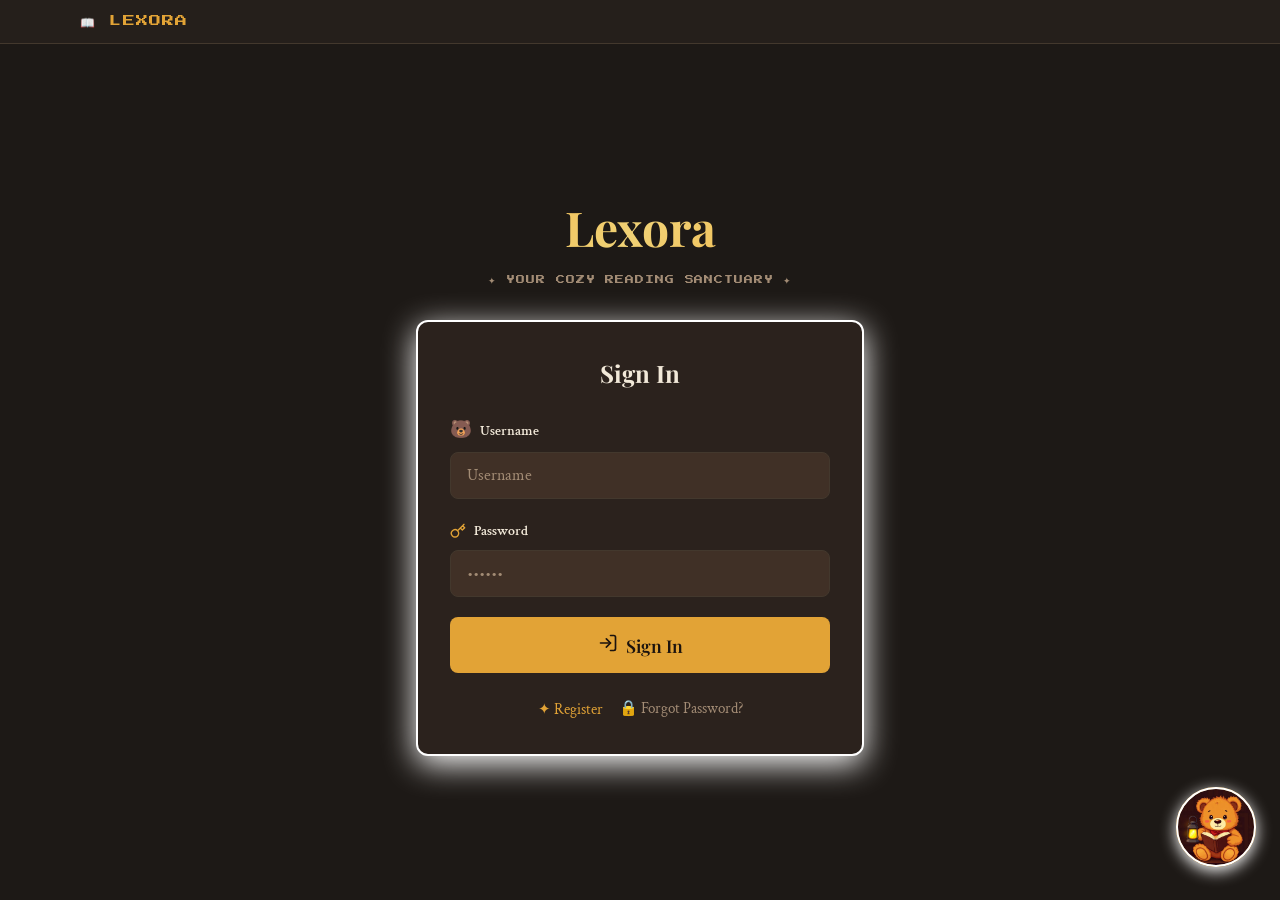
<file: template/auth.html>
<!DOCTYPE html>
<html lang="en">

<head>
    <meta charset="UTF-8">
    <meta name="viewport" content="width=device-width, initial-scale=1.0">
    <title>Sign In — Lexora</title>
    <meta name="description" content="Sign in to your Lexora account and continue your reading journey.">
    <link rel="stylesheet" href="scss/main.css">
</head>

<body>
    <div class="auth-page">
        <!-- Nav -->
        <nav class="global-header">
            <div class="header-inner" style="justify-content:space-between">
                <a href="index.html" class="logo">📖 LEXORA</a>
            </div>
        </nav>

        <div class="auth-body">
            <div class="auth-card">
                <div class="auth-title">
                    <h1 class="text-golden">Lexora</h1>
                    <p>✦ YOUR COZY READING SANCTUARY ✦</p>
                </div>

                <div class="auth-box">
                    <h2 id="authFormTitle">Sign In</h2>
                    <form id="authForm">
                        <!-- Username -->
                        <div class="field">
                            <label>
                                <span style="font-size:1.1rem">🐻</span> Username
                            </label>
                            <input type="text" id="username" placeholder="Username" required>
                        </div>
                        <!-- Password -->
                        <div class="field">
                            <label>
                                <svg xmlns="http://www.w3.org/2000/svg" width="16" height="16" fill="none"
                                    stroke="currentColor" stroke-width="2" stroke-linecap="round"
                                    stroke-linejoin="round" viewBox="0 0 24 24" style="color:var(--primary)">
                                    <path
                                        d="M21 2l-2 2m-7.61 7.61a5.5 5.5 0 1 1-7.778 7.778 5.5 5.5 0 0 1 7.777-7.777zm0 0L15.5 7.5m0 0l3 3L22 7l-3-3m-3.5 3.5L19 4" />
                                </svg>
                                Password
                            </label>
                            <input type="password" id="password" placeholder="••••••" required>
                        </div>
                        <!-- Confirm Password (sign-up only) -->
                        <div class="field" id="confirmWrap" style="display:none">
                            <label>
                                <svg xmlns="http://www.w3.org/2000/svg" width="16" height="16" fill="none"
                                    stroke="currentColor" stroke-width="2" stroke-linecap="round"
                                    stroke-linejoin="round" viewBox="0 0 24 24" style="color:var(--primary)">
                                    <path
                                        d="M21 2l-2 2m-7.61 7.61a5.5 5.5 0 1 1-7.778 7.778 5.5 5.5 0 0 1 7.777-7.777zm0 0L15.5 7.5m0 0l3 3L22 7l-3-3m-3.5 3.5L19 4" />
                                </svg>
                                Confirm Password
                            </label>
                            <input type="password" placeholder="••••••">
                        </div>

                        <button type="submit" class="btn-submit" id="authSubmit">
                            <span id="authSubmitIcon">
                                <svg xmlns="http://www.w3.org/2000/svg" width="20" height="20" fill="none"
                                    stroke="currentColor" stroke-width="2" stroke-linecap="round"
                                    stroke-linejoin="round" viewBox="0 0 24 24">
                                    <path d="M15 3h4a2 2 0 0 1 2 2v14a2 2 0 0 1-2 2h-4" />
                                    <polyline points="10 17 15 12 10 7" />
                                    <line x1="15" y1="12" x2="3" y2="12" />
                                </svg>
                            </span>
                            <span id="authSubmitLabel">Sign In</span>
                        </button>
                    </form>

                    <div class="auth-toggle">
                        <button id="authToggle">✦ Register</button>
                        <span id="forgotLink">🔒 Forgot Password?</span>
                    </div>
                </div>
            </div>
        </div>
    </div>

    <!-- Lumo Chatbot -->
    <div id="lumo-fab" class="animate-lumo-float">
        <button aria-label="Chat with Lumo">
            <img src="assets/lumo-happy.png" alt="Lumo">
            <div class="ping-ring"></div>
            <div class="chat-hint"><span>CHAT WITH ME!</span></div>
        </button>
    </div>
    <div id="lumo-chat" class="hidden">
        <div class="chat-header">
            <img src="assets/lumo-happy.png" alt="Lumo">
            <div>
                <h3>Lumo</h3>
                <p>YOUR READING COMPANION</p>
            </div>
            <button class="chat-close-btn" id="chatClose">
                <svg xmlns="http://www.w3.org/2000/svg" width="16" height="16" fill="none" stroke="currentColor"
                    stroke-width="2" viewBox="0 0 24 24">
                    <line x1="18" y1="6" x2="6" y2="18" />
                    <line x1="6" y1="6" x2="18" y2="18" />
                </svg>
            </button>
        </div>
        <div class="chat-messages" id="chatMessages">
            <div class="msg lumo-msg">
                <img src="assets/lumo-happy.png" alt="">
                <div class="bubble">Hi there! I'm Lumo 🐻 your cozy reading companion. Ask me anything!</div>
            </div>
        </div>
        <div class="chat-input-area">
            <form onsubmit="return false">
                <input id="chatInput" type="text" placeholder="Ask Lumo anything...">
                <button id="chatSend" disabled>
                    <svg xmlns="http://www.w3.org/2000/svg" width="16" height="16" fill="none" stroke="currentColor"
                        stroke-width="2" viewBox="0 0 24 24">
                        <line x1="22" y1="2" x2="11" y2="13" />
                        <polygon points="22 2 15 22 11 13 2 9 22 2" />
                    </svg>
                </button>
            </form>
        </div>
    </div>

    <script src="js/data.js"></script>
    <script src="js/app.js"></script>
</body>

</html>
</file>
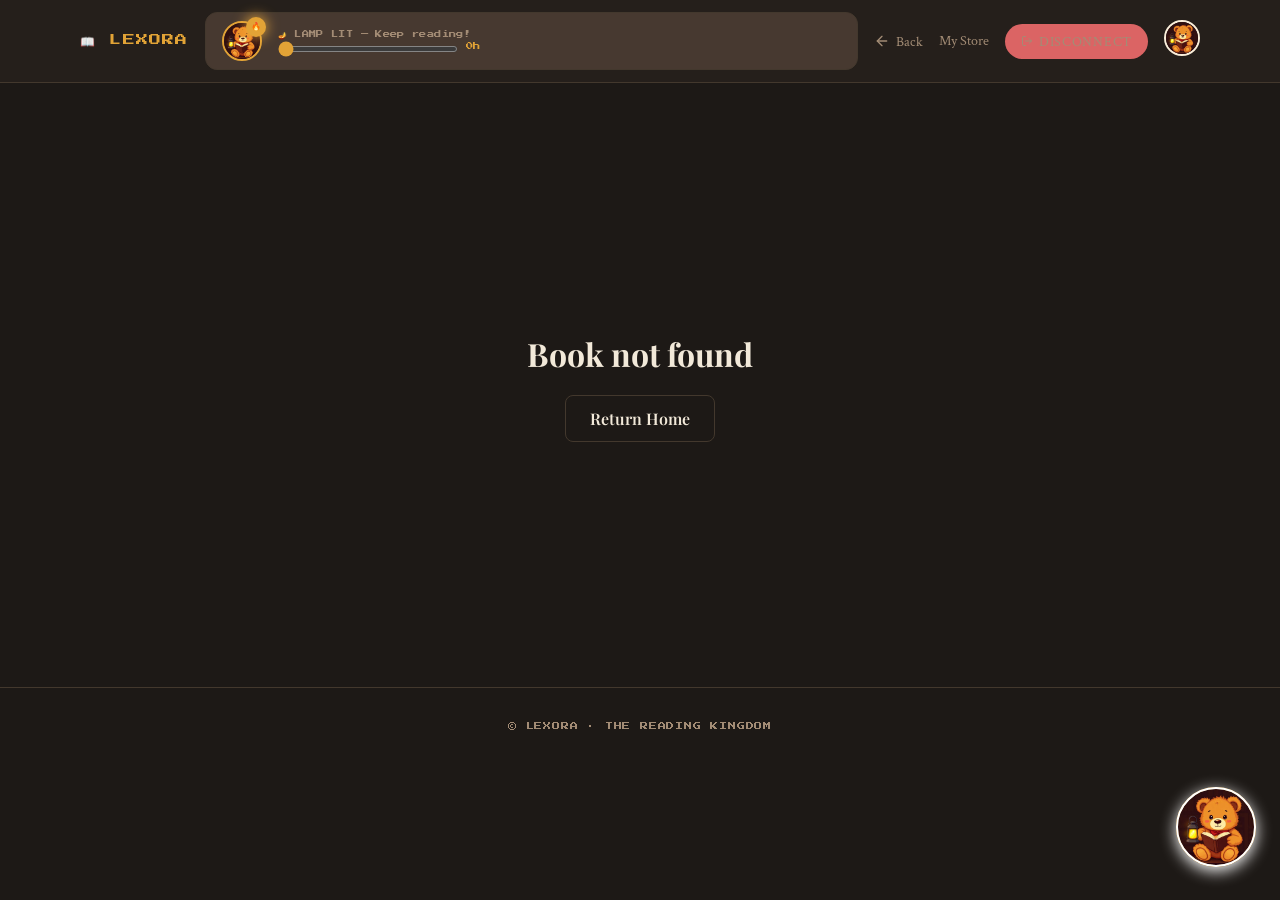
<file: template/book-detail.html>
<!DOCTYPE html>
<html lang="en">

<head>
    <meta charset="UTF-8">
    <meta name="viewport" content="width=device-width, initial-scale=1.0">
    <title>Book Detail — Lexora</title>
    <meta name="description"
        content="Read more about this book, see your progress, and join the community discussion on Lexora.">
    <link rel="stylesheet" href="scss/main.css">
</head>

<body>
    <div class="min-h-screen">

        <!-- ─── Global Header ─────────────────────────────────────────────────────── -->
        <nav class="global-header">
            <div class="header-inner">
                <a href="index.html" class="logo">📖 LEXORA</a>
                <div class="lamp-bar">
                    <div class="lamp-inner">
                        <div class="lumo-thumb">
                            <img id="lumoThumb" src="assets/lumo-happy.png" alt="Lumo">
                            <div id="lampDot" class="lamp-dot animate-lamp-glow">🔥</div>
                        </div>
                        <div class="lamp-status">
                            <div id="lampStatus">
                                <p class="status-lit"
                                    style="font-family:'Press Start 2P';font-size:.45rem;letter-spacing:.05em">🪔 LAMP
                                    LIT — Keep reading!</p>
                            </div>
                            <div class="slider-row">
                                <input id="lampSlider" type="range" min="0" max="24" step="1" value="0">
                                <span id="lampHours"
                                    style="font-family:'Press Start 2P';font-size:.45rem;color:var(--primary);flex-shrink:0">0h</span>
                            </div>
                        </div>
                    </div>
                </div>
                <div class="nav-right">
                    <button onclick="history.back()"
                        style="display:flex;align-items:center;gap:.375rem;font-size:.9rem;color:var(--muted-foreground);background:none;border:none;cursor:pointer;transition:color .2s"
                        onmouseover="this.style.color='var(--foreground)'"
                        onmouseout="this.style.color='var(--muted-foreground)'">
                        <svg xmlns="http://www.w3.org/2000/svg" width="16" height="16" fill="none" stroke="currentColor"
                            stroke-width="2" stroke-linecap="round" stroke-linejoin="round" viewBox="0 0 24 24">
                            <path d="m12 19-7-7 7-7" />
                            <path d="M19 12H5" />
                        </svg>
                        Back
                    </button>
                    <a href="store.html">My Store</a>
                    <button class="btn-disconnect" onclick="nav('index.html')">
                        <svg xmlns="http://www.w3.org/2000/svg" width="12" height="12" fill="none" stroke="currentColor"
                            stroke-width="2" stroke-linecap="round" stroke-linejoin="round" viewBox="0 0 24 24">
                            <path d="M9 21H5a2 2 0 0 1-2-2V5a2 2 0 0 1 2-2h4" />
                            <polyline points="16 17 21 12 16 7" />
                            <line x1="21" y1="12" x2="9" y2="12" />
                        </svg>
                        DISCONNECT
                    </button>
                    <div class="hover-card">
                        <button class="avatar-btn" onclick="nav('profile.html')">
                            <img id="avatarImg" src="assets/lumo-happy.png" alt="User avatar">
                        </button>
                        <div class="hover-card-content">
                            <img src="assets/lumo-happy.png" alt="Lumo">
                            <div style="text-align:center">
                                <p style="font-family:'Playfair Display',serif;font-size:1rem;font-weight:700">Eleanor
                                    Vance</p>
                                <p
                                    style="font-family:'Press Start 2P';font-size:.5rem;color:var(--primary);letter-spacing:.05em;margin-top:.25rem">
                                    LVL 12</p>
                            </div>
                            <div class="coins-badge">
                                <svg xmlns="http://www.w3.org/2000/svg" width="14" height="14" fill="none"
                                    stroke="currentColor" stroke-width="2" viewBox="0 0 24 24">
                                    <circle cx="12" cy="12" r="8" />
                                    <path d="M9.09 9a3 3 0 0 1 5.83 1c0 2-3 3-3 3" />
                                    <path d="M12 17h.01" />
                                </svg>
                                <span id="coinCount">1,350</span> COINS
                            </div>
                        </div>
                    </div>
                </div>
            </div>
        </nav>

        <!-- ─── Dynamic Book Detail Content ──────────────────────────────────────── -->
        <main class="detail-wrap" id="bookDetailMain">
            <!-- Filled by app.js initBookDetail() -->
            <div style="display:flex;align-items:center;justify-content:center;min-height:40vh">
                <p style="font-family:'Press Start 2P';font-size:.75rem;color:var(--muted-foreground)">Loading…</p>
            </div>
        </main>

        <!-- Footer -->
        <footer class="site-footer">
            <p>© LEXORA · THE READING KINGDOM</p>
        </footer>
    </div>

    <!-- Lumo Chatbot -->
    <div id="lumo-fab" class="animate-lumo-float">
        <button aria-label="Chat with Lumo">
            <img src="assets/lumo-happy.png" alt="Lumo">
            <div class="ping-ring"></div>
            <div class="chat-hint"><span>CHAT WITH ME!</span></div>
        </button>
    </div>
    <div id="lumo-chat" class="hidden">
        <div class="chat-header">
            <img src="assets/lumo-happy.png" alt="Lumo">
            <div>
                <h3>Lumo</h3>
                <p>YOUR READING COMPANION</p>
            </div>
            <button class="chat-close-btn" id="chatClose">
                <svg xmlns="http://www.w3.org/2000/svg" width="16" height="16" fill="none" stroke="currentColor"
                    stroke-width="2" viewBox="0 0 24 24">
                    <line x1="18" y1="6" x2="6" y2="18" />
                    <line x1="6" y1="6" x2="18" y2="18" />
                </svg>
            </button>
        </div>
        <div class="chat-messages" id="chatMessages">
            <div class="msg lumo-msg">
                <img src="assets/lumo-happy.png" alt="">
                <div class="bubble">Hi there! I'm Lumo 🐻 Ask me about this book or anything Lexora!</div>
            </div>
        </div>
        <div class="chat-input-area">
            <form onsubmit="return false">
                <input id="chatInput" type="text" placeholder="Ask Lumo anything...">
                <button id="chatSend" disabled>
                    <svg xmlns="http://www.w3.org/2000/svg" width="16" height="16" fill="none" stroke="currentColor"
                        stroke-width="2" viewBox="0 0 24 24">
                        <line x1="22" y1="2" x2="11" y2="13" />
                        <polygon points="22 2 15 22 11 13 2 9 22 2" />
                    </svg>
                </button>
            </form>
        </div>
    </div>

    <script src="js/data.js"></script>
    <script src="js/app.js"></script>
</body>

</html>
</file>
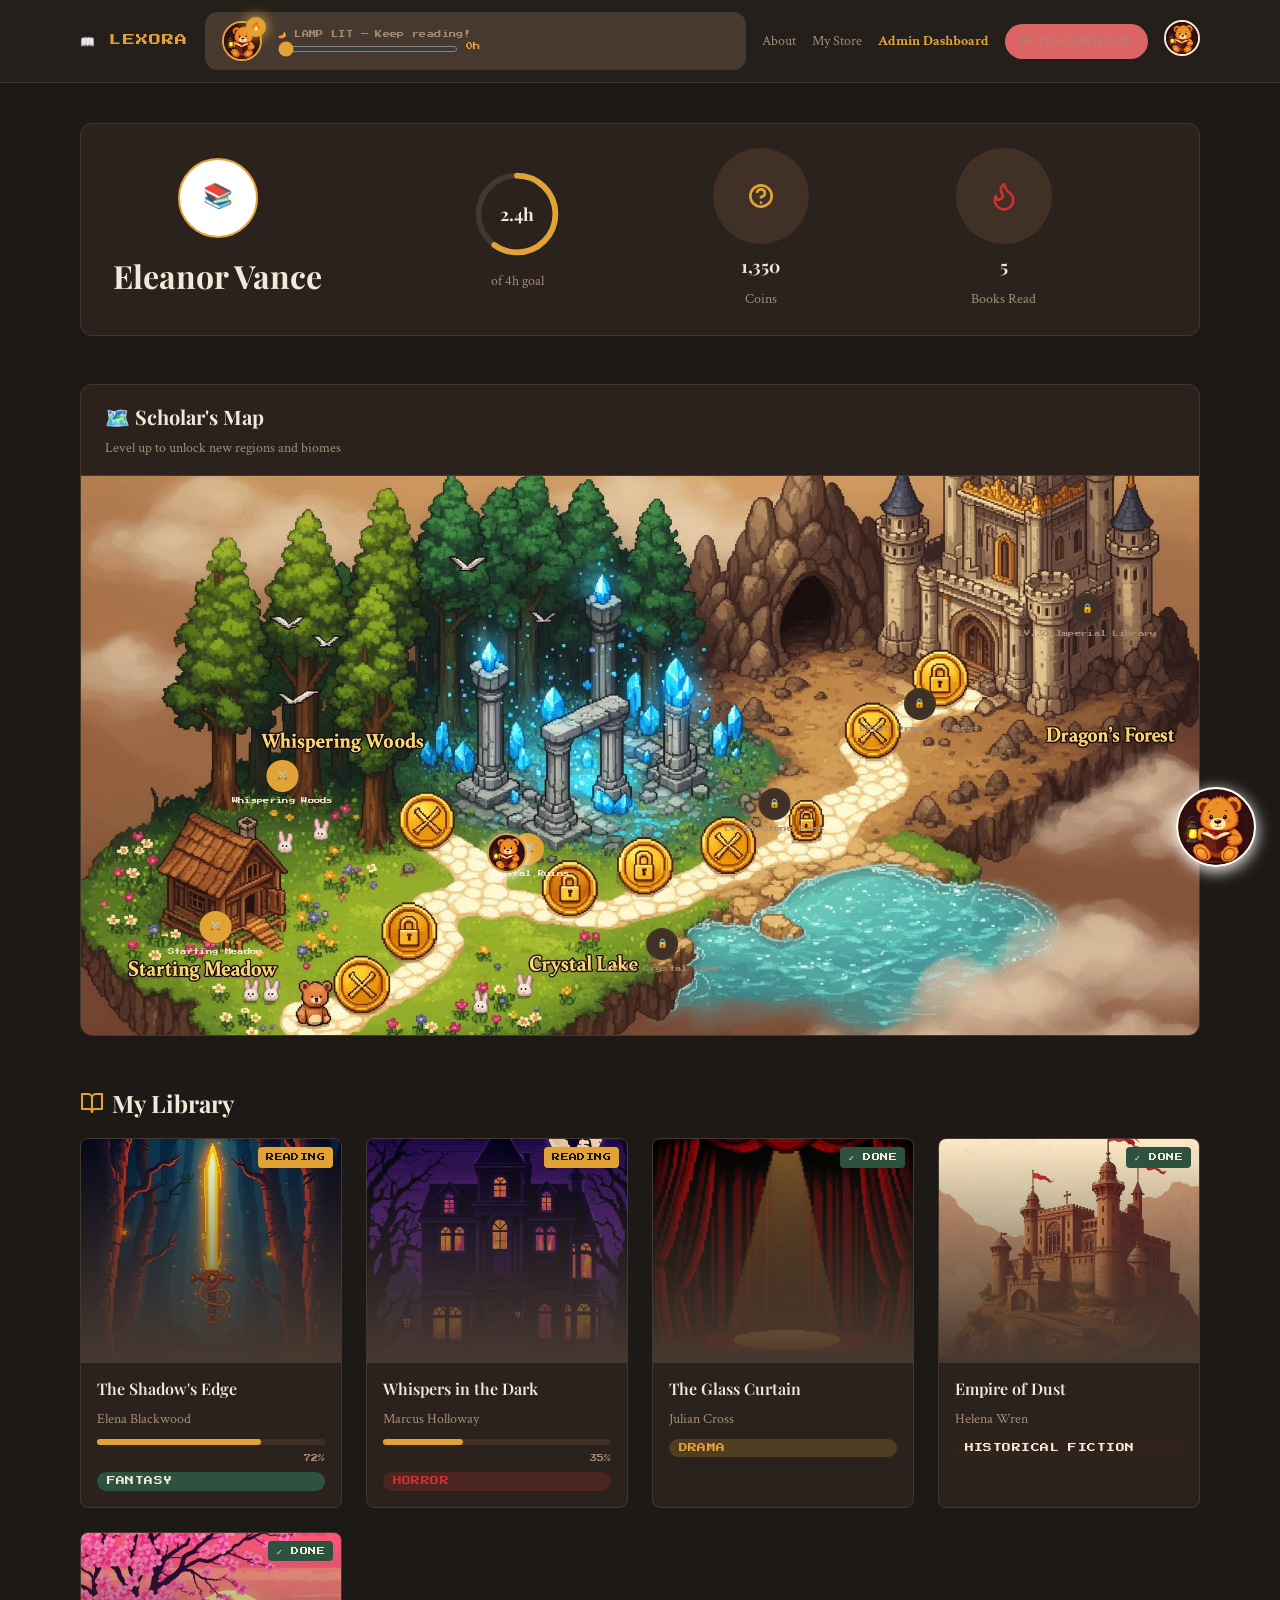
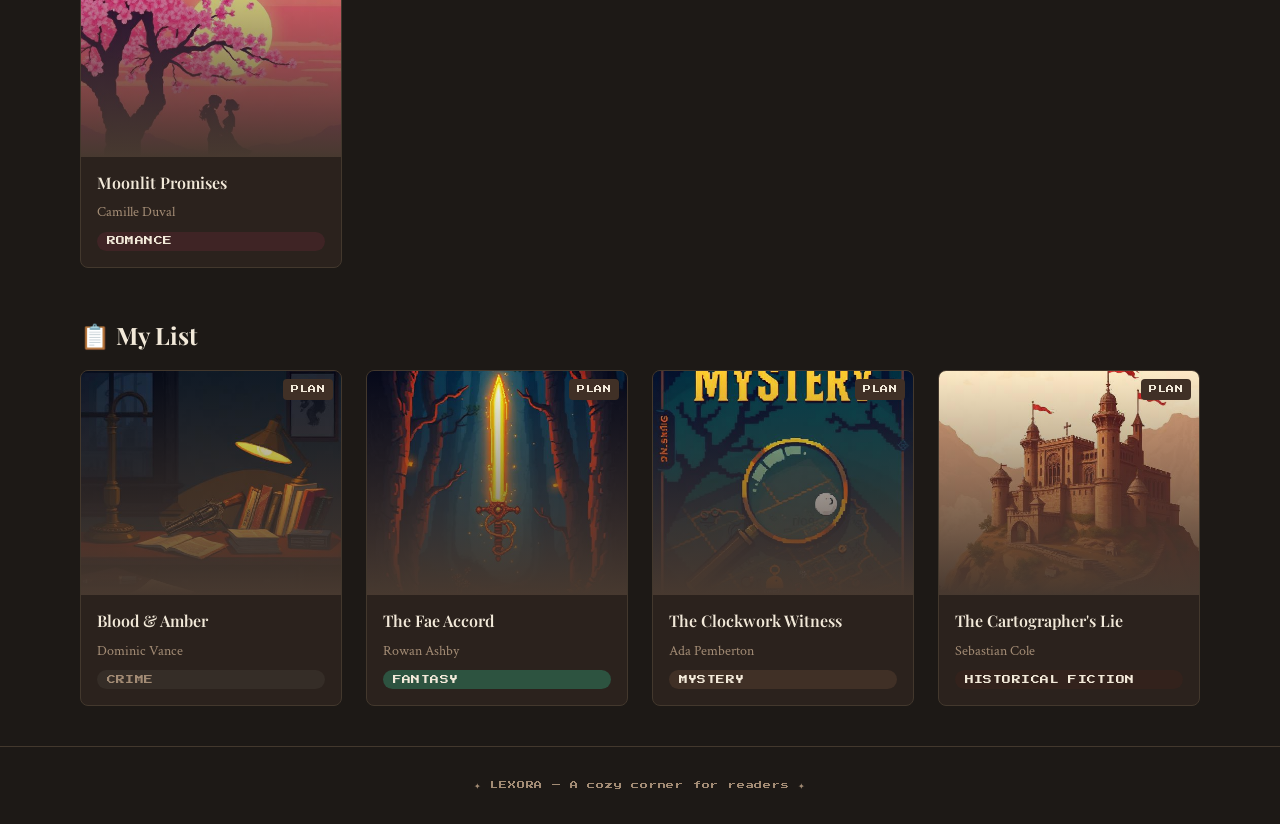
<file: template/profile.html>
<!DOCTYPE html>
<html lang="en">

<head>
    <meta charset="UTF-8">
    <meta name="viewport" content="width=device-width, initial-scale=1.0">
    <title>Profile — Lexora</title>
    <meta name="description"
        content="Your Lexora reading profile — track progress, view your library, and explore the Scholar's Map.">
    <link rel="stylesheet" href="scss/main.css">
</head>

<body>
    <div class="min-h-screen">

        <!-- ─── Global Header ─────────────────────────────────────────────────────── -->
        <nav class="global-header">
            <div class="header-inner">
                <a href="index.html" class="logo">📖 LEXORA</a>
                <div class="lamp-bar">
                    <div class="lamp-inner">
                        <div class="lumo-thumb">
                            <img id="lumoThumb" src="assets/lumo-happy.png" alt="Lumo">
                            <div id="lampDot" class="lamp-dot animate-lamp-glow">🔥</div>
                        </div>
                        <div class="lamp-status">
                            <div id="lampStatus">
                                <p class="status-lit"
                                    style="font-family:'Press Start 2P';font-size:.45rem;letter-spacing:.05em">🪔 LAMP
                                    LIT — Keep reading!</p>
                            </div>
                            <div class="slider-row">
                                <input id="lampSlider" type="range" min="0" max="24" step="1" value="0">
                                <span id="lampHours"
                                    style="font-family:'Press Start 2P';font-size:.45rem;color:var(--primary);flex-shrink:0">0h</span>
                            </div>
                        </div>
                    </div>
                </div>
                <div class="nav-right">
                    <a href="index.html#why">About</a>
                    <a href="store.html">My Store</a>
                    <a href="admin.html"
                        style="font-family:'Crimson Text',serif;font-size:0.9rem;color:var(--primary);transition:color .2s;text-decoration:none;font-weight:700">Admin
                        Dashboard</a>
                    <button class="btn-disconnect" onclick="nav('index.html')">
                        <svg xmlns="http://www.w3.org/2000/svg" width="12" height="12" fill="none" stroke="currentColor"
                            stroke-width="2" stroke-linecap="round" stroke-linejoin="round" viewBox="0 0 24 24">
                            <path d="M9 21H5a2 2 0 0 1-2-2V5a2 2 0 0 1 2-2h4" />
                            <polyline points="16 17 21 12 16 7" />
                            <line x1="21" y1="12" x2="9" y2="12" />
                        </svg>
                        DISCONNECT
                    </button>
                    <div class="hover-card">
                        <button class="avatar-btn" onclick="nav('profile.html')">
                            <img id="avatarImg" src="assets/lumo-happy.png" alt="User avatar">
                        </button>
                        <div class="hover-card-content">
                            <img src="assets/lumo-happy.png" alt="Lumo">
                            <div style="text-align:center">
                                <p style="font-family:'Playfair Display',serif;font-size:1rem;font-weight:700">Eleanor
                                    Vance</p>
                                <p
                                    style="font-family:'Press Start 2P';font-size:.5rem;color:var(--primary);letter-spacing:.05em;margin-top:.25rem">
                                    LVL 12</p>
                            </div>
                            <div class="coins-badge">
                                <svg xmlns="http://www.w3.org/2000/svg" width="14" height="14" fill="none"
                                    stroke="currentColor" stroke-width="2" viewBox="0 0 24 24">
                                    <circle cx="12" cy="12" r="8" />
                                    <path d="M9.09 9a3 3 0 0 1 5.83 1c0 2-3 3-3 3" />
                                    <path d="M12 17h.01" />
                                </svg>
                                <span id="coinCount">1,350</span> COINS
                            </div>
                        </div>
                    </div>
                </div>
            </div>
        </nav>

        <!-- ─── Profile Content ───────────────────────────────────────────────────── -->
        <div class="profile-wrap">

            <!-- Stats Card -->
            <section class="profile-stats">
                <div class="stats-inner">
                    <div class="avatar-block">
                        <div class="avatar-circle">📚</div>
                        <h1 class="font-display">Eleanor Vance</h1>
                    </div>
                    <div class="stats-row">
                        <!-- Reading hours circular -->
                        <div class="stat-item">
                            <div class="circular-progress" style="position:relative;width:6rem;height:6rem">
                                <svg id="circularSvg" width="96" height="96" viewBox="0 0 100 100"
                                    style="transform:rotate(-90deg)"></svg>
                                <div
                                    style="position:absolute;inset:0;display:flex;align-items:center;justify-content:center">
                                    <span id="circularLabel" class="font-display"
                                        style="font-size:1.1rem;font-weight:700">2.4h</span>
                                </div>
                            </div>
                            <span style="font-size:.875rem;color:var(--muted-foreground)">of 4h goal</span>
                        </div>
                        <!-- Coins -->
                        <div class="stat-item">
                            <div class="stat-circle">
                                <svg xmlns="http://www.w3.org/2000/svg" width="32" height="32" fill="none"
                                    stroke="currentColor" stroke-width="2" stroke-linecap="round"
                                    stroke-linejoin="round" viewBox="0 0 24 24" style="color:var(--primary)">
                                    <circle cx="12" cy="12" r="8" />
                                    <path d="M9.09 9a3 3 0 0 1 5.83 1c0 2-3 3-3 3" />
                                    <path d="M12 17h.01" />
                                </svg>
                            </div>
                            <span id="profileCoins" class="font-display"
                                style="font-size:1.1rem;font-weight:700">1,350</span>
                            <span style="font-size:.875rem;color:var(--muted-foreground)">Coins</span>
                        </div>
                        <!-- Books Read -->
                        <div class="stat-item">
                            <div class="stat-circle">
                                <svg xmlns="http://www.w3.org/2000/svg" width="32" height="32" fill="none"
                                    stroke="currentColor" stroke-width="2" stroke-linecap="round"
                                    stroke-linejoin="round" viewBox="0 0 24 24" style="color:var(--destructive)">
                                    <path
                                        d="M8.5 14.5A2.5 2.5 0 0 0 11 12c0-1.38-.5-2-1-3-1.072-2.143-.224-4.054 2-6 .5 2.5 2 4.9 4 6.5 2 1.6 3 3.5 3 5.5a7 7 0 1 1-14 0c0-1.153.433-2.294 1-3a2.5 2.5 0 0 0 2.5 3z" />
                                </svg>
                            </div>
                            <span id="booksReadCount" class="font-display"
                                style="font-size:1.1rem;font-weight:700">5</span>
                            <span style="font-size:.875rem;color:var(--muted-foreground)">Books Read</span>
                        </div>
                    </div>
                </div>
            </section>

            <!-- Scholar's Map -->
            <div class="scholars-map">
                <div class="map-head">
                    <h2 class="font-display">🗺️ Scholar's Map</h2>
                    <p>Level up to unlock new regions and biomes</p>
                </div>
                <div class="map-body" id="scholarsMapBody"></div>
            </div>

            <!-- My Library -->
            <section style="display:flex;flex-direction:column;gap:1rem">
                <h2 class="font-display"
                    style="font-size:1.5rem;font-weight:700;display:flex;align-items:center;gap:.5rem">
                    <svg xmlns="http://www.w3.org/2000/svg" width="24" height="24" fill="none" stroke="currentColor"
                        stroke-width="2" stroke-linecap="round" stroke-linejoin="round" viewBox="0 0 24 24"
                        style="color:var(--primary)">
                        <path d="M2 3h6a4 4 0 0 1 4 4v14a3 3 0 0 0-3-3H2z" />
                        <path d="M22 3h-6a4 4 0 0 0-4 4v14a3 3 0 0 1 3-3h7z" />
                    </svg>
                    My Library
                </h2>
                <div class="book-grid" id="libraryGrid"></div>
            </section>

            <!-- My List -->
            <section style="display:flex;flex-direction:column;gap:1rem">
                <h2 class="font-display" style="font-size:1.5rem;font-weight:700">📋 My List</h2>
                <div id="planGrid"></div>
            </section>

        </div>

        <!-- Footer -->
        <footer class="site-footer">
            <p>✦ LEXORA — A cozy corner for readers ✦</p>
        </footer>
    </div>

    <!-- Lumo Chatbot -->
    <div id="lumo-fab" class="animate-lumo-float">
        <button aria-label="Chat with Lumo">
            <img src="assets/lumo-happy.png" alt="Lumo">
            <div class="ping-ring"></div>
            <div class="chat-hint"><span>CHAT WITH ME!</span></div>
        </button>
    </div>
    <div id="lumo-chat" class="hidden">
        <div class="chat-header">
            <img src="assets/lumo-happy.png" alt="Lumo">
            <div>
                <h3>Lumo</h3>
                <p>YOUR READING COMPANION</p>
            </div>
            <button class="chat-close-btn" id="chatClose">
                <svg xmlns="http://www.w3.org/2000/svg" width="16" height="16" fill="none" stroke="currentColor"
                    stroke-width="2" viewBox="0 0 24 24">
                    <line x1="18" y1="6" x2="6" y2="18" />
                    <line x1="6" y1="6" x2="18" y2="18" />
                </svg>
            </button>
        </div>
        <div class="chat-messages" id="chatMessages">
            <div class="msg lumo-msg">
                <img src="assets/lumo-happy.png" alt="">
                <div class="bubble">Hi there! I'm Lumo 🐻 Ask me about your progress or book recommendations!</div>
            </div>
        </div>
        <div class="chat-input-area">
            <form onsubmit="return false">
                <input id="chatInput" type="text" placeholder="Ask Lumo anything...">
                <button id="chatSend" disabled>
                    <svg xmlns="http://www.w3.org/2000/svg" width="16" height="16" fill="none" stroke="currentColor"
                        stroke-width="2" viewBox="0 0 24 24">
                        <line x1="22" y1="2" x2="11" y2="13" />
                        <polygon points="22 2 15 22 11 13 2 9 22 2" />
                    </svg>
                </button>
            </form>
        </div>
    </div>

    <script src="js/data.js"></script>
    <script src="js/app.js"></script>
</body>

</html>
</file>
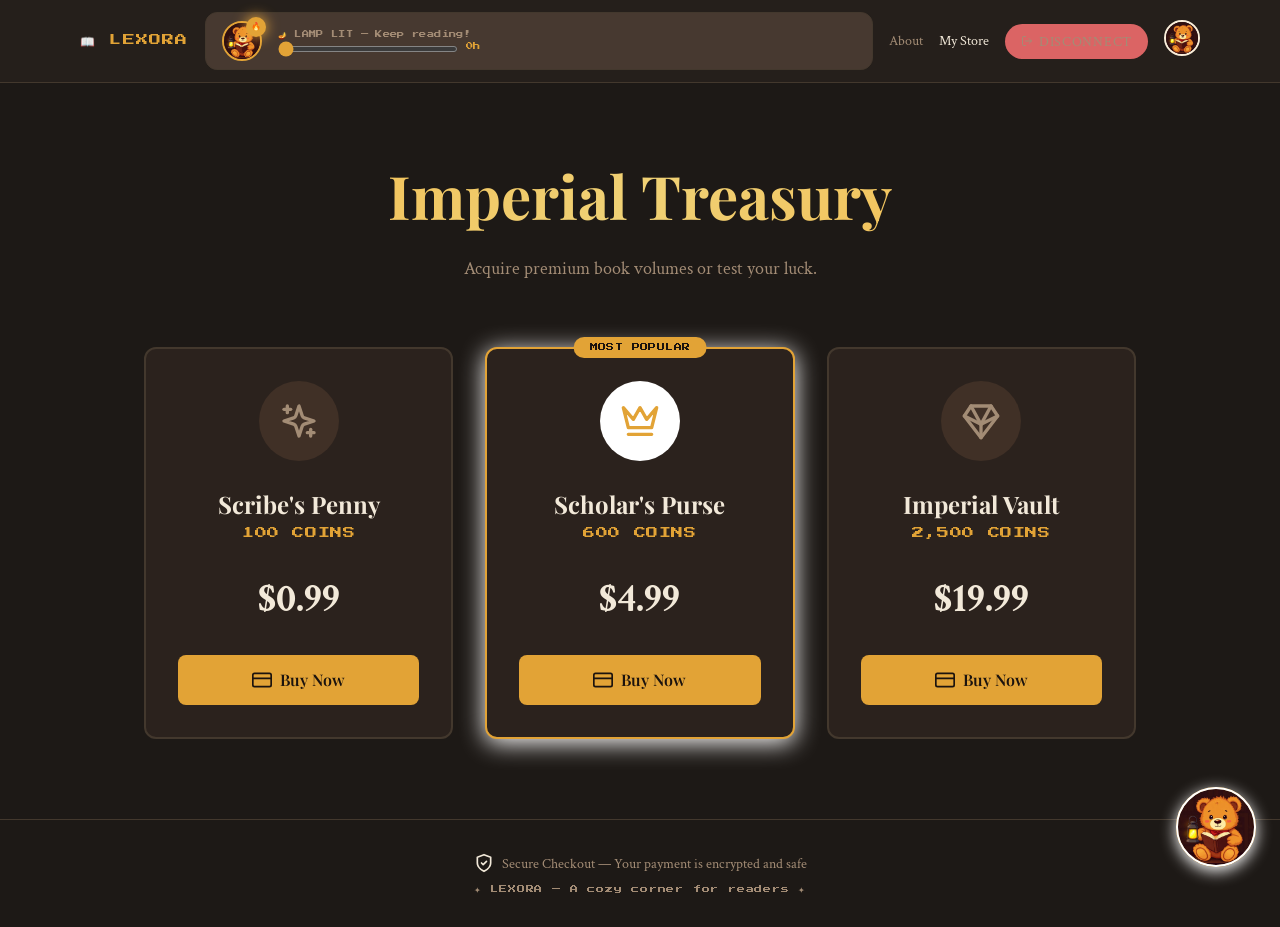
<file: template/store.html>
<!DOCTYPE html>
<html lang="en">

<head>
    <meta charset="UTF-8">
    <meta name="viewport" content="width=device-width, initial-scale=1.0">
    <title>Imperial Treasury — Lexora</title>
    <meta name="description" content="Purchase coin bundles for the Lexora Reading Kingdom and unlock premium books.">
    <link rel="stylesheet" href="scss/main.css">
</head>

<body>
    <div class="min-h-screen">

        <!-- ─── Global Header ─────────────────────────────────────────────────────── -->
        <nav class="global-header">
            <div class="header-inner">
                <a href="index.html" class="logo">📖 LEXORA</a>
                <div class="lamp-bar">
                    <div class="lamp-inner">
                        <div class="lumo-thumb">
                            <img id="lumoThumb" src="assets/lumo-happy.png" alt="Lumo">
                            <div id="lampDot" class="lamp-dot animate-lamp-glow">🔥</div>
                        </div>
                        <div class="lamp-status">
                            <div id="lampStatus">
                                <p class="status-lit"
                                    style="font-family:'Press Start 2P';font-size:.45rem;letter-spacing:.05em">🪔 LAMP
                                    LIT — Keep reading!</p>
                            </div>
                            <div class="slider-row">
                                <input id="lampSlider" type="range" min="0" max="24" step="1" value="0">
                                <span id="lampHours"
                                    style="font-family:'Press Start 2P';font-size:.45rem;color:var(--primary);flex-shrink:0">0h</span>
                            </div>
                        </div>
                    </div>
                </div>
                <div class="nav-right">
                    <a href="index.html#why">About</a>
                    <a href="store.html" style="color:var(--foreground)">My Store</a>
                    <button class="btn-disconnect" onclick="nav('index.html')">
                        <svg xmlns="http://www.w3.org/2000/svg" width="12" height="12" fill="none" stroke="currentColor"
                            stroke-width="2" stroke-linecap="round" stroke-linejoin="round" viewBox="0 0 24 24">
                            <path d="M9 21H5a2 2 0 0 1-2-2V5a2 2 0 0 1 2-2h4" />
                            <polyline points="16 17 21 12 16 7" />
                            <line x1="21" y1="12" x2="9" y2="12" />
                        </svg>
                        DISCONNECT
                    </button>
                    <div class="hover-card">
                        <button class="avatar-btn" onclick="nav('profile.html')">
                            <img id="avatarImg" src="assets/lumo-happy.png" alt="User avatar">
                        </button>
                        <div class="hover-card-content">
                            <img src="assets/lumo-happy.png" alt="Lumo">
                            <div style="text-align:center">
                                <p style="font-family:'Playfair Display',serif;font-size:1rem;font-weight:700">Eleanor
                                    Vance</p>
                                <p
                                    style="font-family:'Press Start 2P';font-size:.5rem;color:var(--primary);letter-spacing:.05em;margin-top:.25rem">
                                    LVL 12</p>
                            </div>
                            <div class="coins-badge">
                                <svg xmlns="http://www.w3.org/2000/svg" width="14" height="14" fill="none"
                                    stroke="currentColor" stroke-width="2" viewBox="0 0 24 24">
                                    <circle cx="12" cy="12" r="8" />
                                    <path d="M9.09 9a3 3 0 0 1 5.83 1c0 2-3 3-3 3" />
                                    <path d="M12 17h.01" />
                                </svg>
                                <span id="coinCount">1,350</span> COINS
                            </div>
                        </div>
                    </div>
                </div>
            </div>
        </nav>

        <!-- ─── Hero ──────────────────────────────────────────────────────────────── -->
        <div class="store-hero">
            <h1 class="text-golden font-display">Imperial Treasury</h1>
            <p>Acquire premium book volumes or test your luck.</p>
        </div>

        <!-- ─── Tier Cards ────────────────────────────────────────────────────────── -->
        <div class="tier-grid" id="tierGrid"></div>

        <!-- ─── Footer ───────────────────────────────────────────────────────────── -->
        <footer class="site-footer">
            <div class="footer-secure">
                <svg xmlns="http://www.w3.org/2000/svg" width="20" height="20" fill="none" stroke="currentColor"
                    stroke-width="2" stroke-linecap="round" stroke-linejoin="round" viewBox="0 0 24 24">
                    <path d="M12 22s8-4 8-10V5l-8-3-8 3v7c0 6 8 10 8 10z" />
                    <polyline points="9 12 11 14 15 10" />
                </svg>
                <span>Secure Checkout — Your payment is encrypted and safe</span>
            </div>
            <p>✦ LEXORA — A cozy corner for readers ✦</p>
        </footer>

    </div>

    <!-- Lumo Chatbot -->
    <div id="lumo-fab" class="animate-lumo-float">
        <button aria-label="Chat with Lumo">
            <img src="assets/lumo-happy.png" alt="Lumo">
            <div class="ping-ring"></div>
            <div class="chat-hint"><span>CHAT WITH ME!</span></div>
        </button>
    </div>
    <div id="lumo-chat" class="hidden">
        <div class="chat-header">
            <img src="assets/lumo-happy.png" alt="Lumo">
            <div>
                <h3>Lumo</h3>
                <p>YOUR READING COMPANION</p>
            </div>
            <button class="chat-close-btn" id="chatClose">
                <svg xmlns="http://www.w3.org/2000/svg" width="16" height="16" fill="none" stroke="currentColor"
                    stroke-width="2" viewBox="0 0 24 24">
                    <line x1="18" y1="6" x2="6" y2="18" />
                    <line x1="6" y1="6" x2="18" y2="18" />
                </svg>
            </button>
        </div>
        <div class="chat-messages" id="chatMessages">
            <div class="msg lumo-msg">
                <img src="assets/lumo-happy.png" alt="">
                <div class="bubble">Hi there! I'm Lumo 🐻 Ask me anything about the store or coins!</div>
            </div>
        </div>
        <div class="chat-input-area">
            <form onsubmit="return false">
                <input id="chatInput" type="text" placeholder="Ask Lumo anything...">
                <button id="chatSend" disabled>
                    <svg xmlns="http://www.w3.org/2000/svg" width="16" height="16" fill="none" stroke="currentColor"
                        stroke-width="2" viewBox="0 0 24 24">
                        <line x1="22" y1="2" x2="11" y2="13" />
                        <polygon points="22 2 15 22 11 13 2 9 22 2" />
                    </svg>
                </button>
            </form>
        </div>
    </div>

    <script src="js/data.js"></script>
    <script src="js/app.js"></script>
</body>

</html>
</file>
<file: template/scss/main.css>
@import"https://fonts.googleapis.com/css2?family=Playfair+Display:ital,wght@0,400;0,500;0,600;0,700;0,800;1,400;1,500&family=Crimson+Text:ital,wght@0,400;0,600;0,700;1,400&family=Press+Start+2P&display=swap";:root{--background: hsl(24, 15%, 10%);--foreground: hsl(38, 50%, 90%);--card: hsl(24, 20%, 14%);--card-foreground: hsl(38, 50%, 90%);--primary: hsl(38, 75%, 55%);--primary-foreground: hsl(24, 30%, 8%);--secondary: hsl(24, 25%, 20%);--secondary-foreground: hsl(38, 50%, 90%);--muted: hsl(24, 15%, 18%);--muted-foreground: hsl(30, 20%, 55%);--accent: hsl(150, 30%, 25%);--accent-foreground: hsl(38, 50%, 90%);--destructive: hsl(0, 62%, 50%);--destructive-foreground: hsl(38, 50%, 90%);--border: hsl(30, 20%, 22%);--radius: 0.5rem;--amber-glow: hsl(38, 90%, 60%);--mahogany: hsl(12, 40%, 18%);--burgundy: hsl(345, 45%, 30%);--warm-shadow: hsl(24, 40%, 6%)}*,*::before,*::after{box-sizing:border-box;margin:0;padding:0}html{scroll-behavior:smooth}body{background:var(--background);color:var(--foreground);font-family:"Crimson Text",serif;min-height:100vh;line-height:1.6}a{color:inherit;text-decoration:none}button{cursor:pointer;background:none;border:none;font-family:inherit}img,video{display:block;max-width:100%}input,textarea{font-family:inherit}.font-display,h1,h2,h3,h4,h5,h6{font-family:"Playfair Display",serif}.font-body{font-family:"Crimson Text",serif}.font-pixel{font-family:"Press Start 2P",cursive}@keyframes float-up{from{opacity:0;transform:translateY(20px)}to{opacity:1;transform:translateY(0)}}@keyframes lamp-glow{0%,100%{filter:brightness(1) drop-shadow(0 0 8px hsla(38, 90%, 60%, 0.4))}50%{filter:brightness(1.1) drop-shadow(0 0 16px hsla(38, 90%, 60%, 0.6))}}@keyframes lamp-flicker{0%,100%{opacity:1}10%{opacity:.8}20%{opacity:1}30%{opacity:.6}50%{opacity:.9}70%{opacity:.5}80%{opacity:1}90%{opacity:.7}}@keyframes breathe{0%,100%{transform:scale(1)}50%{transform:scale(1.01)}}@keyframes lumo-float{0%,100%{transform:translateY(0)}50%{transform:translateY(-8px)}}@keyframes steam{0%{transform:translateY(0) scaleX(1);opacity:.4}50%{transform:translateY(-8px) scaleX(1.2);opacity:.2}100%{transform:translateY(-16px) scaleX(0.8);opacity:0}}@keyframes ping{75%,100%{transform:scale(2);opacity:0}}@keyframes scale-in{from{transform:scale(0.95);opacity:0}to{transform:scale(1);opacity:1}}.animate-float-up{animation:float-up .6s ease-out forwards}.animate-lamp-glow{animation:lamp-glow 4s ease-in-out infinite}.animate-lamp-flicker{animation:lamp-flicker .8s ease-in-out infinite}.animate-breathe{animation:breathe 4s ease-in-out infinite}.animate-lumo-float{animation:lumo-float 3s ease-in-out infinite}.animate-ping{animation:ping 1s cubic-bezier(0, 0, 0.2, 1) infinite}.animate-scale-in{animation:scale-in .2s ease-out}.text-golden{background:linear-gradient(135deg, hsl(38, 90%, 60%), hsl(45, 80%, 70%), hsl(38, 90%, 60%));-webkit-background-clip:text;-webkit-text-fill-color:rgba(0,0,0,0);background-clip:text}.vignette{box-shadow:inset 0 0 150px 60px hsl(24,40%,8.5714285714%)}.pixel-dialogue{border:4px solid var(--primary);box-shadow:inset 0 0 0 2px var(--card),inset 0 0 0 4px hsla(38,75%,55%,.3),0 8px 32px hsl(24,40%,7.5%)}.genre-tag{display:inline-block;padding:.15rem .6rem;border-radius:9999px;font-family:"Press Start 2P",cursive;font-size:.55rem;letter-spacing:.05em;text-transform:uppercase}.line-clamp-1{overflow:hidden;display:-webkit-box;-webkit-line-clamp:1;-webkit-box-orient:vertical}.line-clamp-2{overflow:hidden;display:-webkit-box;-webkit-line-clamp:2;-webkit-box-orient:vertical}.container{max-width:72rem;margin-inline:auto;padding-inline:1rem}.min-h-screen{min-height:100vh}.global-header{position:sticky;top:0;z-index:50;background:hsl(24,15%,12.5%);backdrop-filter:blur(12px);border-bottom:1px solid var(--border)}.global-header .header-inner{max-width:72rem;margin-inline:auto;padding:.75rem 1rem;display:flex;align-items:center;gap:1rem}.global-header .logo{font-family:"Press Start 2P",cursive;font-size:.625rem;color:var(--primary);letter-spacing:.1em;flex-shrink:0}@media(min-width: 768px){.global-header .logo{font-size:.75rem}}.global-header .lamp-bar{flex:1;border-radius:.75rem;border:1px solid var(--border);background:rgb(71.4,57.12,47.6);backdrop-filter:blur(4px);padding:.5rem 1rem}.global-header .lamp-bar .lamp-inner{display:flex;align-items:center;gap:1rem}.global-header .lamp-bar .lumo-thumb{position:relative;flex-shrink:0}.global-header .lamp-bar .lumo-thumb img{width:2.5rem;height:2.5rem;border-radius:50%;border:2px solid var(--primary)}.global-header .lamp-bar .lumo-thumb .lamp-dot{position:absolute;top:-0.25rem;right:-0.25rem;width:1.25rem;height:1.25rem;border-radius:50%;background:var(--primary);display:flex;align-items:center;justify-content:center;font-size:.5rem}.global-header .lamp-bar .lamp-status{flex:1;min-width:0}.global-header .lamp-bar .lamp-status p{font-family:"Press Start 2P",cursive;font-size:.45rem;letter-spacing:.05em}.global-header .lamp-bar .lamp-status .status-lit{color:var(--muted-foreground)}.global-header .lamp-bar .lamp-status .status-warn{color:var(--destructive)}.global-header .lamp-bar .lamp-status .status-lost{color:var(--destructive);display:flex;align-items:center;gap:.25rem}.global-header .lamp-bar .lamp-status input[type=range]{width:100%;max-width:180px;accent-color:var(--primary);height:.375rem;cursor:pointer;display:block;margin-top:.25rem}.global-header .lamp-bar .lamp-status .hour-label{font-family:"Press Start 2P",cursive;font-size:.45rem;color:var(--primary);flex-shrink:0}.global-header .lamp-bar .lamp-status .slider-row{display:flex;align-items:center;gap:.5rem}.global-header .nav-right{display:flex;gap:1rem;align-items:center;flex-shrink:0}.global-header .nav-right a,.global-header .nav-right button{font-family:"Crimson Text",serif;font-size:.9rem;color:var(--muted-foreground);transition:color .2s}.global-header .nav-right a:hover,.global-header .nav-right button:hover{color:var(--foreground)}.global-header .btn-disconnect{font-family:"Press Start 2P",cursive;font-size:.5rem;padding:.5rem 1rem;border-radius:9999px;background:hsl(0,62%,62.5%);color:var(--destructive-foreground);letter-spacing:.05em;display:flex;align-items:center;gap:.375rem;transition:all .2s}.global-header .btn-disconnect:hover{background:var(--destructive);box-shadow:0 4px 16px hsl(0,62%,166.6666666667%)}.global-header .btn-disconnect svg{width:.75rem;height:.75rem}.global-header .avatar-btn{width:2.25rem;height:2.25rem;border-radius:50%;border:2px solid rgb(249.6875,238,217.8125);overflow:hidden;flex-shrink:0;transition:all .2s;cursor:pointer}.global-header .avatar-btn img{width:100%;height:100%;object-fit:cover}.global-header .avatar-btn:hover{border-color:var(--primary);box-shadow:0 2px 8px hsl(38,75%,275%)}.global-header .hover-card{position:relative}.global-header .hover-card-content{position:absolute;top:calc(100% + .5rem);right:0;width:14rem;background:var(--card);border:1px solid var(--border);border-radius:.75rem;padding:1rem;box-shadow:0 8px 32px hsl(24,40%,10%);display:none;z-index:60;flex-direction:column;align-items:center;gap:.75rem}.global-header .hover-card-content img{width:3.5rem;height:3.5rem;border-radius:50%;border:2px solid var(--primary)}.global-header .hover-card:hover .hover-card-content{display:flex}.global-header .hover-card .coins-badge{display:flex;align-items:center;gap:.375rem;background:var(--secondary);border-radius:9999px;padding:.25rem .75rem;font-family:"Press Start 2P",cursive;font-size:.5rem;letter-spacing:.05em}.global-header .hover-card .coins-badge svg{width:.875rem;height:.875rem;color:var(--primary)}.hero-section{position:relative;width:100%;overflow:hidden}.hero-section .hero-media{position:relative;width:100%;height:420px}@media(min-width: 768px){.hero-section .hero-media{height:500px}}.hero-section .hero-media video{width:100%;height:100%;object-fit:cover}.hero-section .hero-vignette{position:absolute;inset:0;box-shadow:inset 0 0 150px 60px hsl(24,40%,8.5714285714%);pointer-events:none}.hero-section .hero-fade{position:absolute;bottom:0;left:0;right:0;height:8rem;background:linear-gradient(to top, var(--background), transparent)}.hero-section .hero-content{position:absolute;inset:0;display:flex;flex-direction:column;align-items:center;justify-content:center;padding:1rem;gap:2rem}.hero-section .hero-content h1{font-size:2.5rem;font-weight:700;text-align:center}@media(min-width: 768px){.hero-section .hero-content h1{font-size:3.75rem}}@media(min-width: 1024px){.hero-section .hero-content h1{font-size:4.5rem}}.btn-primary{display:inline-block;padding:.9rem 2.5rem;border-radius:9999px;background:var(--primary);color:var(--primary-foreground);font-family:"Playfair Display",serif;font-size:1.1rem;font-weight:600;letter-spacing:.05em;border:1px solid rgb(249.6875,238,217.8125);transition:all .3s;cursor:pointer}.btn-primary:hover{box-shadow:0 0 30px hsl(38,90%,120%);transform:translateY(-2px) scale(1.05)}.btn-outline{display:inline-block;padding:.6rem 1.5rem;border-radius:.5rem;border:1px solid var(--border);background:rgba(0,0,0,0);color:var(--foreground);font-family:"Playfair Display",serif;font-weight:600;transition:all .2s}.btn-outline:hover{border-color:var(--primary)}.btn-pixel{font-family:"Press Start 2P",cursive;font-size:.56rem;letter-spacing:.05em;padding:.6rem 1.5rem;border-radius:.5rem;background:var(--primary);color:var(--primary-foreground);transition:all .2s}.btn-pixel:hover{box-shadow:0 4px 16px hsl(38,75%,183.3333333333%)}.catalog-section{width:100%;max-width:72rem;margin-inline:auto;padding:2.5rem 1rem}.catalog-header{display:flex;flex-direction:column;gap:1rem;margin-bottom:1.5rem}@media(min-width: 768px){.catalog-header{flex-direction:row;align-items:center;justify-content:space-between}}.catalog-header h2{font-size:1.75rem;font-weight:700}@media(min-width: 768px){.catalog-header h2{font-size:2rem}}.search-wrap{position:relative}.search-wrap svg{position:absolute;left:.75rem;top:50%;transform:translateY(-50%);width:1rem;height:1rem;color:var(--muted-foreground);pointer-events:none}.search-wrap input{width:100%;padding:.625rem 1rem .625rem 2.25rem;border-radius:.5rem;border:1px solid var(--border);background:hsl(24,20%,15.5555555556%);backdrop-filter:blur(4px);color:var(--foreground);font-size:.9rem;outline:none;transition:all .2s}.search-wrap input::placeholder{color:var(--muted-foreground)}.search-wrap input:focus{border-color:var(--primary);box-shadow:0 0 0 2px hsl(38,75%,275%)}@media(min-width: 768px){.search-wrap input{width:18rem}}.genre-filter{overflow-x:auto;padding-bottom:.5rem}.genre-filter::-webkit-scrollbar{display:none}.genre-filter .filter-row{display:flex;gap:.5rem;min-width:max-content}.genre-filter button{padding:.5rem 1rem;border-radius:.5rem;border:1px solid var(--border);font-family:"Press Start 2P",cursive;font-size:.56rem;letter-spacing:.05em;text-transform:uppercase;white-space:nowrap;transition:all .2s;background:var(--card);color:var(--muted-foreground)}.genre-filter button:hover{border-color:hsl(38,75%,110%);color:var(--foreground)}.genre-filter button.active{background:var(--primary);color:var(--primary-foreground);border-color:var(--primary);box-shadow:0 4px 16px hsl(38,75%,275%)}.book-grid{display:grid;gap:1rem;grid-template-columns:repeat(2, 1fr)}@media(min-width: 640px){.book-grid{grid-template-columns:repeat(3, 1fr)}}@media(min-width: 768px){.book-grid{grid-template-columns:repeat(4, 1fr);gap:1.5rem}}.for-you-grid{display:grid;gap:1rem;grid-template-columns:repeat(2, 1fr)}@media(min-width: 640px){.for-you-grid{grid-template-columns:repeat(4, 1fr);gap:1.5rem}}.book-card-container{cursor:pointer;perspective:1000px}.book-card-container:hover .book-card-inner{transform:rotateY(180deg)}.book-card-inner{position:relative;border-radius:.5rem;border:1px solid var(--border);overflow:hidden;min-height:320px;transition:transform .6s cubic-bezier(0.4, 0, 0.2, 1);transform-style:preserve-3d}.book-card-front,.book-card-back{backface-visibility:hidden;-webkit-backface-visibility:hidden}.book-card-front{background:var(--card)}.book-card-front .cover-wrap{position:relative;height:12rem;overflow:hidden}@media(min-width: 768px){.book-card-front .cover-wrap{height:14rem}}.book-card-front .cover-wrap img{width:100%;height:100%;object-fit:cover}.book-card-front .cover-wrap .cover-fade{position:absolute;inset:0;background:linear-gradient(to top, hsl(24, 20%, 23.3333333333%), transparent)}.book-card-front .cover-wrap .hot-badge{position:absolute;top:.5rem;right:.5rem;font-family:"Press Start 2P",cursive;font-size:.5rem;padding:.25rem .5rem;border-radius:.25rem;background:var(--primary);color:var(--primary-foreground);letter-spacing:.05em}.book-card-front .card-body{padding:1rem;display:flex;flex-direction:column;gap:.5rem}.book-card-front .card-body h3{font-size:1rem;font-weight:600;line-height:1.3;color:var(--foreground)}.book-card-front .card-body p{font-size:.875rem;color:var(--muted-foreground)}.book-card-back{position:absolute;inset:0;transform:rotateY(180deg);background:var(--card);border-radius:.5rem;border:1px solid hsl(38,75%,183.3333333333%);display:flex;flex-direction:column;align-items:center;justify-content:center;padding:1.5rem;text-align:center;gap:1rem}.book-card-back h3{font-size:1.1rem;font-weight:700;color:var(--foreground)}.book-card-back p{font-size:.875rem;color:var(--muted-foreground);font-style:italic}.book-card-back .divider{width:100%;border-top:1px solid var(--border)}.book-card-back .reward-row{display:flex;align-items:center;gap:.5rem;color:var(--primary)}.book-card-back .reward-row svg{width:1.25rem;height:1.25rem}.book-card-back .reward-row span{font-family:"Press Start 2P",cursive;font-size:.625rem;letter-spacing:.05em}.book-card-back button{margin-top:.5rem}.book-card-static{border-radius:.5rem;border:1px solid var(--border);background:var(--card);overflow:hidden;transition:all .3s ease-out}.book-card-static:hover{transform:translateY(-6px) scale(1.02);box-shadow:0 12px 40px hsl(24,40%,10%),0 0 20px hsl(38,90%,600%)}.book-card-static .cover-wrap{position:relative;height:12rem;overflow:hidden}@media(min-width: 768px){.book-card-static .cover-wrap{height:14rem}}.book-card-static .cover-wrap img{width:100%;height:100%;object-fit:cover}.book-card-static .cover-wrap .cover-fade{position:absolute;inset:0;background:linear-gradient(to top, hsl(24, 20%, 23.3333333333%), transparent)}.book-card-static .card-body{padding:1rem;display:flex;flex-direction:column;gap:.5rem}.book-card-static .card-body h3{font-size:1rem;font-weight:600;line-height:1.3}.book-card-static .card-body p{font-size:.875rem;color:var(--muted-foreground)}.status-badge{position:absolute;top:.5rem;right:.5rem;font-family:"Press Start 2P",cursive;font-size:.5rem;padding:.25rem .5rem;border-radius:.25rem;letter-spacing:.05em}.status-badge.reading{background:var(--primary);color:var(--primary-foreground)}.status-badge.completed{background:var(--accent);color:var(--accent-foreground)}.status-badge.plan{background:var(--secondary);color:var(--secondary-foreground)}.progress-bar-wrap{width:100%;background:var(--secondary);border-radius:9999px;height:.375rem}.progress-bar-wrap .progress-bar{height:100%;background:var(--primary);border-radius:9999px;transition:width .7s}.why-section{width:100%;padding:5rem 1rem}.why-section .why-inner{max-width:72rem;margin-inline:auto;display:flex;flex-direction:column;gap:6rem}.why-section .why-row{display:flex;flex-direction:column;align-items:center;gap:2.5rem}@media(min-width: 768px){.why-section .why-row{flex-direction:row;gap:4rem}}@media(min-width: 768px){.why-section .why-row.reverse{flex-direction:row-reverse}}.why-section .why-icon-box{flex-shrink:0;width:100%;display:flex;align-items:center;justify-content:center}@media(min-width: 768px){.why-section .why-icon-box{width:50%}}.why-section .why-icon-box div{width:12rem;height:12rem;border-radius:1rem;background:var(--card);border:1px solid var(--border);display:flex;align-items:center;justify-content:center;transition:all .3s}@media(min-width: 768px){.why-section .why-icon-box div{width:16rem;height:16rem}}.why-section .why-icon-box div:hover{box-shadow:0 8px 32px hsl(38,75%,550%)}.why-section .why-icon-box div svg{width:5rem;height:5rem;color:var(--primary)}@media(min-width: 768px){.why-section .why-icon-box div svg{width:7rem;height:7rem}}@media(min-width: 768px){.why-section .why-text{width:50%}}.why-section .why-text h3{font-size:1.5rem;font-weight:700;font-style:italic;margin-bottom:1rem;text-align:center}@media(min-width: 768px){.why-section .why-text h3{font-size:2.5rem;text-align:left}}.why-section .why-text p{font-size:1rem;color:var(--muted-foreground);line-height:1.7;max-width:28rem;margin-inline:auto}@media(min-width: 768px){.why-section .why-text p{font-size:1.1rem;margin-inline:0}}footer.site-footer{border-top:1px solid var(--border);padding:2rem 1rem;text-align:center}footer.site-footer p{font-family:"Press Start 2P",cursive;font-size:.5rem;color:var(--muted-foreground);letter-spacing:.1em}footer.site-footer .footer-secure{display:flex;align-items:center;justify-content:center;gap:.5rem;margin-bottom:.5rem}footer.site-footer .footer-secure svg{width:1.25rem;height:1.25rem;color:var(--accent-foreground)}footer.site-footer .footer-secure span{font-size:.9rem;color:var(--muted-foreground)}.modal-overlay{position:fixed;inset:0;z-index:200;background:#000;backdrop-filter:blur(4px);display:flex;align-items:center;justify-content:center;padding:1rem}.modal-overlay.hidden{display:none}.modal-box{background:var(--card);border:1px solid var(--border);border-radius:1rem;max-width:32rem;width:100%;overflow:hidden;padding:0;animation:scale-in .2s ease-out}.modal-close-btn{position:absolute;top:.75rem;right:.75rem;padding:.5rem;border-radius:.5rem;color:var(--muted-foreground);transition:all .2s}.modal-close-btn:hover{color:var(--foreground);background:var(--muted)}.modal-close-btn svg{width:1.25rem;height:1.25rem}.lumo-welcome{display:flex;flex-direction:column;align-items:center;gap:1rem;padding:1.5rem 1rem}.lumo-welcome img{width:7rem;height:7rem;border-radius:50%;border:4px solid var(--primary);box-shadow:0 4px 24px hsl(38,75%,275%)}.lumo-welcome h2{font-family:"Press Start 2P",cursive;font-size:.625rem;color:var(--primary);letter-spacing:.1em;text-align:center}.lumo-welcome p.sub{font-size:.875rem;color:var(--muted-foreground);text-align:center}.lumo-welcome .bounty-list{width:100%;display:flex;flex-direction:column;gap:.75rem}.lumo-welcome .bounty-item{display:flex;align-items:flex-start;gap:.75rem;padding:.75rem;border-radius:.5rem;background:hsl(24,25%,40%);border:1px solid var(--border);transition:border-color .2s}.lumo-welcome .bounty-item:hover{border-color:hsl(38,75%,183.3333333333%)}.lumo-welcome .bounty-item svg{width:1.25rem;height:1.25rem;color:var(--primary);flex-shrink:0;margin-top:.1rem}.lumo-welcome .bounty-item h3{font-size:.875rem;font-weight:600;color:var(--foreground);font-family:"Playfair Display",serif}.lumo-welcome .bounty-item p{font-size:.75rem;color:var(--muted-foreground)}.lumo-welcome .bounty-item .reward{font-family:"Press Start 2P",cursive;font-size:.4rem;color:var(--primary);letter-spacing:.05em}.map-dialog{max-width:56rem;width:100%}.map-dialog img{width:100%;display:block}.map-dialog .map-header{padding:1rem 1.5rem;border-bottom:1px solid var(--border);display:flex;align-items:center;justify-content:space-between}.map-dialog .map-header h2{font-size:1.25rem;font-weight:700}.map-dialog .map-header button{color:var(--muted-foreground);transition:color .2s}.map-dialog .map-header button:hover{color:var(--foreground)}.map-dialog .map-header button svg{width:1.25rem;height:1.25rem}.map-dialog .genre-overlay{position:relative}.map-dialog .genre-overlay .genre-btn{position:absolute;background:rgb(57.12,45.696,38.08);backdrop-filter:blur(4px);border:1px solid var(--border);border-radius:.5rem;display:flex;flex-direction:column;align-items:center;padding:.4rem .6rem;gap:.15rem;font-family:"Press Start 2P",cursive;font-size:.45rem;color:var(--muted-foreground);letter-spacing:.04em;text-transform:uppercase;transition:all .2s;cursor:pointer}.map-dialog .genre-overlay .genre-btn:hover{border-color:var(--primary);color:var(--primary);background:hsl(38,75%,366.6666666667%)}.map-dialog .genre-overlay .genre-btn span.genre-icon{font-size:.875rem}.auth-page{display:flex;flex-direction:column;min-height:100vh}.auth-page .auth-body{flex:1;display:flex;align-items:center;justify-content:center;padding:3rem 1rem}.auth-page .auth-card{width:100%;max-width:28rem}.auth-page .auth-card .auth-title{text-align:center;margin-bottom:2rem}.auth-page .auth-card .auth-title h1{font-size:3rem;font-weight:700}.auth-page .auth-card .auth-title p{font-family:"Press Start 2P",cursive;font-size:.56rem;color:var(--muted-foreground);letter-spacing:.1em;margin-top:.5rem}.auth-page .auth-card .auth-box{background:var(--card);border:2px solid hsl(38,75%,137.5%);border-radius:.75rem;padding:2rem;box-shadow:0 8px 32px hsl(38,75%,1100%)}.auth-page .auth-card .auth-box h2{font-size:1.5rem;font-weight:700;text-align:center;margin-bottom:1.5rem}.auth-page .auth-card .field{display:flex;flex-direction:column;gap:.5rem;margin-bottom:1.25rem}.auth-page .auth-card .field label{display:flex;align-items:center;gap:.5rem;font-size:.9rem;font-weight:600}.auth-page .auth-card .field input{width:100%;padding:.75rem 1rem;border-radius:.5rem;border:1px solid var(--border);background:var(--secondary);color:var(--foreground);font-size:1rem;outline:none;transition:all .2s}.auth-page .auth-card .field input::placeholder{color:var(--muted-foreground)}.auth-page .auth-card .field input:focus{border-color:var(--primary);box-shadow:0 0 0 2px hsl(38,75%,275%)}.auth-page .auth-card .btn-submit{width:100%;padding:1rem;border-radius:.5rem;margin-top:.5rem;background:var(--primary);color:var(--primary-foreground);font-family:"Playfair Display",serif;font-size:1.1rem;font-weight:600;display:flex;align-items:center;justify-content:center;gap:.5rem;transition:all .2s}.auth-page .auth-card .btn-submit:hover{box-shadow:0 4px 16px hsl(38,75%,183.3333333333%)}.auth-page .auth-card .auth-toggle{margin-top:1.5rem;text-align:center;display:flex;align-items:center;justify-content:center;gap:1rem}.auth-page .auth-card .auth-toggle button{color:var(--primary);font-size:.95rem;transition:opacity .2s}.auth-page .auth-card .auth-toggle button:hover{text-decoration:underline}.auth-page .auth-card .auth-toggle span{color:var(--muted-foreground);font-size:.95rem}.store-hero{padding:4rem 1rem;text-align:center}.store-hero h1{font-size:2.5rem;font-weight:700}@media(min-width: 768px){.store-hero h1{font-size:3.75rem}}.store-hero p{font-size:1.1rem;color:var(--muted-foreground);max-width:28rem;margin:.75rem auto 0}.tier-grid{max-width:64rem;margin-inline:auto;padding:0 1rem 5rem;display:grid;grid-template-columns:1fr;gap:1.5rem}@media(min-width: 768px){.tier-grid{grid-template-columns:repeat(3, 1fr);gap:2rem}}.tier-card{position:relative;border-radius:.75rem;background:var(--card);border:2px solid var(--border);padding:2rem;display:flex;flex-direction:column;align-items:center;text-align:center;gap:1.5rem;transition:all .3s}.tier-card:hover{transform:translateY(-8px);box-shadow:0 16px 48px hsl(38,75%,550%)}.tier-card.popular{border-color:var(--primary);box-shadow:0 4px 24px hsl(38,75%,275%)}.tier-card .popular-badge{position:absolute;top:-0.75rem;left:50%;transform:translateX(-50%);font-family:"Press Start 2P",cursive;font-size:.5rem;background:var(--primary);color:var(--primary-foreground);padding:.25rem 1rem;border-radius:9999px;letter-spacing:.05em;white-space:nowrap}.tier-card .tier-icon{width:5rem;height:5rem;border-radius:50%;display:flex;align-items:center;justify-content:center;background:var(--secondary)}.tier-card .tier-icon svg{width:2.5rem;height:2.5rem;color:var(--muted-foreground)}.tier-card .tier-icon.popular-icon{background:hsl(38,75%,275%)}.tier-card .tier-icon.popular-icon svg{color:var(--primary)}.tier-card h2{font-size:1.5rem;font-weight:700}.tier-card .coin-label{font-family:"Press Start 2P",cursive;font-size:.75rem;color:var(--primary);letter-spacing:.05em}.tier-card .tier-price{font-size:2.5rem;font-weight:700}.tier-card .btn-buy{width:100%;padding:.9rem;border-radius:.5rem;background:var(--primary);color:var(--primary-foreground);font-family:"Playfair Display",serif;font-size:1rem;font-weight:600;display:flex;align-items:center;justify-content:center;gap:.5rem;transition:all .2s}.tier-card .btn-buy:hover{box-shadow:0 4px 16px hsl(38,75%,183.3333333333%)}.tier-card .btn-buy svg{width:1.25rem;height:1.25rem}.profile-wrap{max-width:72rem;margin-inline:auto;padding:2.5rem 1rem;display:flex;flex-direction:column;gap:3rem}.profile-stats{border-radius:.75rem;border:1px solid var(--border);background:var(--card);padding:1.5rem 2rem}.profile-stats .stats-inner{display:flex;flex-direction:column;align-items:center;gap:2rem}@media(min-width: 768px){.profile-stats .stats-inner{flex-direction:row}}.profile-stats .avatar-block{display:flex;flex-direction:column;align-items:center;gap:.75rem}.profile-stats .avatar-block .avatar-circle{width:5rem;height:5rem;border-radius:50%;background:hsl(38,75%,275%);border:2px solid var(--primary);display:flex;align-items:center;justify-content:center;font-size:1.5rem}.profile-stats .avatar-block h1{font-size:1.5rem;font-weight:700}@media(min-width: 768px){.profile-stats .avatar-block h1{font-size:2rem}}.profile-stats .stats-row{flex:1;display:flex;flex-wrap:wrap;align-items:center;justify-content:center;gap:2rem}@media(min-width: 768px){.profile-stats .stats-row{justify-content:space-evenly}}.profile-stats .stat-item{display:flex;flex-direction:column;align-items:center;gap:.5rem}.profile-stats .stat-item .stat-circle{width:6rem;height:6rem;border-radius:50%;background:var(--secondary);display:flex;align-items:center;justify-content:center}.profile-stats .stat-item .stat-circle svg{width:2rem;height:2rem}.profile-stats .stat-item .stat-value{font-size:1.1rem;font-weight:700}.profile-stats .stat-item .stat-label{font-size:.875rem;color:var(--muted-foreground)}.circular-progress svg{display:block}.scholars-map{border-radius:.75rem;border:1px solid var(--border);background:var(--card);overflow:hidden}.scholars-map .map-head{padding:1rem 1.5rem;border-bottom:1px solid var(--border)}.scholars-map .map-head h2{font-size:1.25rem;font-weight:700}.scholars-map .map-head p{font-size:.875rem;color:var(--muted-foreground);margin-top:.25rem}.scholars-map .map-body{position:relative;padding-bottom:50%;width:100%}.scholars-map .map-body img{position:absolute;inset:0;width:100%;height:100%;object-fit:cover}.scholars-map .map-body .map-node{position:absolute;display:flex;flex-direction:column;align-items:center;transform:translate(-50%, -50%)}.scholars-map .map-body .map-node .hero-sprite{width:2rem;height:2rem;border-radius:50%;border:2px solid var(--primary);margin-bottom:-0.25rem;z-index:10;box-shadow:0 4px 12px hsl(38,75%,183.3333333333%)}@media(min-width: 768px){.scholars-map .map-body .map-node .hero-sprite{width:2.5rem;height:2.5rem}}.scholars-map .map-body .map-node .node-dot{width:1.75rem;height:1.75rem;border-radius:50%;border:2px solid var(--border);display:flex;align-items:center;justify-content:center;font-size:.55rem;background:var(--secondary);color:var(--muted-foreground)}@media(min-width: 768px){.scholars-map .map-body .map-node .node-dot{width:2rem;height:2rem}}.scholars-map .map-body .map-node .node-dot.unlocked{background:var(--primary);border-color:var(--primary);color:var(--primary-foreground)}.scholars-map .map-body .map-node .node-label{font-family:"Press Start 2P",cursive;font-size:.375rem;margin-top:.25rem;letter-spacing:.05em;white-space:nowrap;color:var(--muted-foreground)}@media(min-width: 768px){.scholars-map .map-body .map-node .node-label{font-size:.4rem}}.scholars-map .map-body .map-node .node-label.unlocked{color:var(--foreground)}.detail-wrap{max-width:64rem;margin-inline:auto;padding:2rem 1rem;display:flex;flex-direction:column;gap:3rem}.detail-hero{display:flex;flex-direction:column;gap:2rem}@media(min-width: 768px){.detail-hero{flex-direction:row;gap:3rem}}.detail-hero .detail-cover{flex-shrink:0;margin-inline:auto}@media(min-width: 768px){.detail-hero .detail-cover{margin-inline:0}}.detail-hero .detail-cover .cover-inner{position:relative;width:16rem;border-radius:.75rem;overflow:hidden;box-shadow:0 16px 48px hsl(24,40%,10%);border:1px solid var(--border)}@media(min-width: 768px){.detail-hero .detail-cover .cover-inner{width:18rem}}.detail-hero .detail-cover .cover-inner img{width:100%;aspect-ratio:2/3;object-fit:cover}.detail-hero .detail-cover .cover-inner .cover-grad{position:absolute;inset:0;background:linear-gradient(to top, hsl(24, 20%, 35%), transparent)}.detail-hero .detail-info{flex:1;display:flex;flex-direction:column;gap:1.5rem}.detail-hero .detail-info h1{font-size:2rem;font-weight:700;line-height:1.2}@media(min-width: 768px){.detail-hero .detail-info h1{font-size:2.5rem}}.detail-hero .detail-info .byline{font-size:1.1rem;color:var(--muted-foreground);font-style:italic}.detail-hero .detail-info .description{font-size:1rem;color:hsl(38,50%,112.5%);line-height:1.8;max-width:36rem}.detail-hero .detail-info .reward-chips{display:flex;flex-wrap:wrap;gap:1rem}.detail-hero .detail-info .reward-chips .chip{display:flex;align-items:center;gap:.5rem;padding:.625rem 1rem;border-radius:.5rem;background:var(--card);border:1px solid var(--border)}.detail-hero .detail-info .reward-chips .chip .chip-label{font-family:"Press Start 2P",cursive;font-size:.56rem;letter-spacing:.05em;color:var(--muted-foreground)}.detail-hero .detail-info .reward-chips .chip .chip-value{font-family:"Press Start 2P",cursive;font-size:.7rem;color:var(--primary);letter-spacing:.04em}.detail-hero .detail-info .reward-chips .chip svg{width:1.25rem;height:1.25rem;color:var(--primary)}.detail-hero .detail-info .completed-badge{display:inline-block;padding:.25rem .75rem;border-radius:.25rem;background:var(--accent);color:var(--accent-foreground);font-family:"Press Start 2P",cursive;font-size:.56rem;letter-spacing:.05em}.detail-hero .detail-info .cta-btn{display:inline-flex;align-items:center;gap:.5rem;padding:.9rem 2rem;border-radius:.5rem;background:var(--primary);color:var(--primary-foreground);font-family:"Press Start 2P",cursive;font-size:.625rem;letter-spacing:.05em;box-shadow:0 4px 16px hsl(38,75%,275%);transition:all .2s}.detail-hero .detail-info .cta-btn:hover{box-shadow:0 4px 24px hsl(38,75%,137.5%)}.detail-hero .detail-info .cta-btn svg{width:1rem;height:1rem}.community-section h2{font-size:1.5rem;font-weight:700;margin-bottom:.25rem}.community-section .community-sub{font-size:.9rem;color:var(--muted-foreground);margin-bottom:1.5rem}.community-section .community-sub span{color:var(--primary);font-style:italic}.community-section .sort-tabs{display:flex;gap:.25rem;padding:.25rem;border-radius:.5rem;background:var(--card);border:1px solid var(--border);width:max-content;margin-bottom:1.5rem}.community-section .sort-tabs button{display:flex;align-items:center;gap:.375rem;padding:.375rem .75rem;border-radius:.375rem;font-size:.8rem;transition:all .2s;color:var(--muted-foreground)}.community-section .sort-tabs button:hover{color:var(--foreground)}.community-section .sort-tabs button.active{background:var(--primary);color:var(--primary-foreground);box-shadow:0 1px 4px #000}.community-section .sort-tabs button svg{width:.875rem;height:.875rem}.community-section .posts-list{display:flex;flex-direction:column;gap:.75rem}.post-card{border-radius:.5rem;border:1px solid var(--border);background:var(--card);padding:1.25rem;transition:all .2s;display:flex;gap:1rem}.post-card:hover{border-color:hsl(38,75%,183.3333333333%);box-shadow:0 4px 16px hsl(38,75%,1100%)}.post-card .upvote-col{display:flex;flex-direction:column;align-items:center;gap:.25rem;padding-top:.25rem}.post-card .upvote-col button{color:var(--muted-foreground);transition:color .2s}.post-card .upvote-col button:hover{color:var(--primary)}.post-card .upvote-col button svg{width:1.25rem;height:1.25rem}.post-card .upvote-col span{font-family:"Press Start 2P",cursive;font-size:.56rem;color:var(--primary)}.post-card .post-body{flex:1;min-width:0}.post-card .post-body .post-meta{display:flex;align-items:center;gap:.5rem;flex-wrap:wrap;margin-bottom:.5rem}.post-card .post-body .post-meta .avatar-pill{width:1.5rem;height:1.5rem;border-radius:50%;background:var(--secondary);display:flex;align-items:center;justify-content:center;font-family:"Press Start 2P",cursive;font-size:.375rem;color:var(--secondary-foreground)}.post-card .post-body .post-meta .author{font-size:.9rem;color:var(--muted-foreground)}.post-card .post-body .post-meta .dot{color:hsl(30,20%,110%)}.post-card .post-body .post-meta .time{font-size:.75rem;color:rgb(238,233.75,229.5)}.post-card .post-body .post-meta .tag-pill{padding:.1rem .5rem;border-radius:9999px;font-family:"Press Start 2P",cursive;font-size:.5rem;letter-spacing:.04em;text-transform:uppercase}.post-card .post-body h4{font-size:1rem;font-weight:600;line-height:1.3;margin-bottom:.375rem;transition:color .2s}.post-card .post-body p{font-size:.9rem;color:var(--muted-foreground);line-height:1.6}.post-card .post-body .post-actions{display:flex;gap:1rem;margin-top:.5rem}.post-card .post-body .post-actions button{display:flex;align-items:center;gap:.375rem;font-size:.8rem;color:var(--muted-foreground);transition:color .2s}.post-card .post-body .post-actions button:hover{color:var(--primary)}.post-card .post-body .post-actions button svg{width:1rem;height:1rem}#lumo-fab{position:fixed;bottom:1.5rem;right:1.5rem;z-index:100}#lumo-fab button{background:none;border:none;cursor:pointer;padding:0;position:relative}#lumo-fab button img{width:5rem;height:5rem;border-radius:50%;object-fit:cover;border:2px solid var(--primary);box-shadow:0 4px 16px hsl(38,75%,275%);transition:transform .2s}#lumo-fab button:hover img{transform:scale(1.1)}#lumo-fab button .ping-ring{position:absolute;inset:0;border-radius:50%;border:2px solid hsl(38,75%,137.5%);animation:ping 3s ease-in-out infinite;pointer-events:none}#lumo-fab button .chat-hint{position:absolute;bottom:calc(100% + .5rem);right:50%;transform:translateX(50%);background:var(--card);border:1px solid var(--border);border-radius:.5rem;padding:.375rem .75rem;white-space:nowrap;opacity:0;transition:opacity .2s;box-shadow:0 4px 12px #000}#lumo-fab button .chat-hint span{font-family:"Press Start 2P",cursive;font-size:.5rem;color:var(--primary);letter-spacing:.05em}#lumo-fab button:hover .chat-hint{opacity:1}#lumo-chat{position:fixed;bottom:1.5rem;right:1.5rem;z-index:100;width:22.5rem;max-width:calc(100vw - 2rem);height:32.5rem;max-height:calc(100vh - 3rem);display:flex;flex-direction:column;border-radius:1rem;border:1px solid var(--border);background:var(--card);box-shadow:0 16px 48px hsl(24,40%,10%);overflow:hidden;animation:scale-in .2s ease-out}#lumo-chat.hidden{display:none}#lumo-chat .chat-header{display:flex;align-items:center;gap:.75rem;padding:.75rem 1rem;border-bottom:1px solid var(--border);background:rgb(191.25,165.75,148.75)}#lumo-chat .chat-header img{width:2.5rem;height:2.5rem;border-radius:50%;object-fit:cover;border:1px solid hsl(38,75%,110%)}#lumo-chat .chat-header div{flex:1;min-width:0}#lumo-chat .chat-header div h3{font-size:.875rem;font-weight:600}#lumo-chat .chat-header div p{font-family:"Press Start 2P",cursive;font-size:.44rem;color:var(--primary);letter-spacing:.05em}#lumo-chat .chat-header .chat-close-btn{padding:.375rem;border-radius:.375rem;color:var(--muted-foreground);transition:all .2s}#lumo-chat .chat-header .chat-close-btn:hover{color:var(--destructive);background:hsl(0,62%,500%)}#lumo-chat .chat-header .chat-close-btn svg{width:1rem;height:1rem}#lumo-chat .chat-messages{flex:1;overflow-y:auto;padding:1rem;display:flex;flex-direction:column;gap:.75rem}#lumo-chat .chat-messages::-webkit-scrollbar{width:.25rem}#lumo-chat .chat-messages::-webkit-scrollbar-track{background:rgba(0,0,0,0)}#lumo-chat .chat-messages::-webkit-scrollbar-thumb{background:var(--border);border-radius:9999px}#lumo-chat .chat-messages .msg{display:flex;gap:.5rem}#lumo-chat .chat-messages .msg img{width:1.75rem;height:1.75rem;border-radius:50%;object-fit:cover;border:1px solid hsl(38,75%,183.3333333333%);flex-shrink:0;margin-top:.25rem}#lumo-chat .chat-messages .msg .bubble{max-width:75%;border-radius:1rem;padding:.625rem .875rem;font-size:.9rem;line-height:1.5;white-space:pre-line}#lumo-chat .chat-messages .msg.user-msg{justify-content:flex-end}#lumo-chat .chat-messages .msg.user-msg .bubble{background:var(--primary);color:var(--primary-foreground);border-bottom-right-radius:.25rem}#lumo-chat .chat-messages .msg.lumo-msg{justify-content:flex-start}#lumo-chat .chat-messages .msg.lumo-msg .bubble{background:var(--secondary);color:var(--secondary-foreground);border-bottom-left-radius:.25rem}#lumo-chat .chat-input-area{padding:.75rem;border-top:1px solid var(--border);background:#fff}#lumo-chat .chat-input-area form{display:flex;gap:.5rem;align-items:center}#lumo-chat .chat-input-area input{flex:1;background:var(--muted);border:1px solid var(--border);border-radius:.75rem;padding:.625rem 1rem;font-size:.875rem;color:var(--foreground);outline:none;transition:all .2s}#lumo-chat .chat-input-area input::placeholder{color:var(--muted-foreground)}#lumo-chat .chat-input-area input:focus{border-color:var(--primary);box-shadow:0 0 0 1px var(--primary)}#lumo-chat .chat-input-area button{padding:.625rem;border-radius:.75rem;background:var(--primary);color:var(--primary-foreground);transition:all .2s;flex-shrink:0}#lumo-chat .chat-input-area button:disabled{opacity:.4}#lumo-chat .chat-input-area button:not(:disabled):hover{box-shadow:0 2px 8px hsl(38,75%,183.3333333333%)}#lumo-chat .chat-input-area button svg{width:1rem;height:1rem}
</file>
